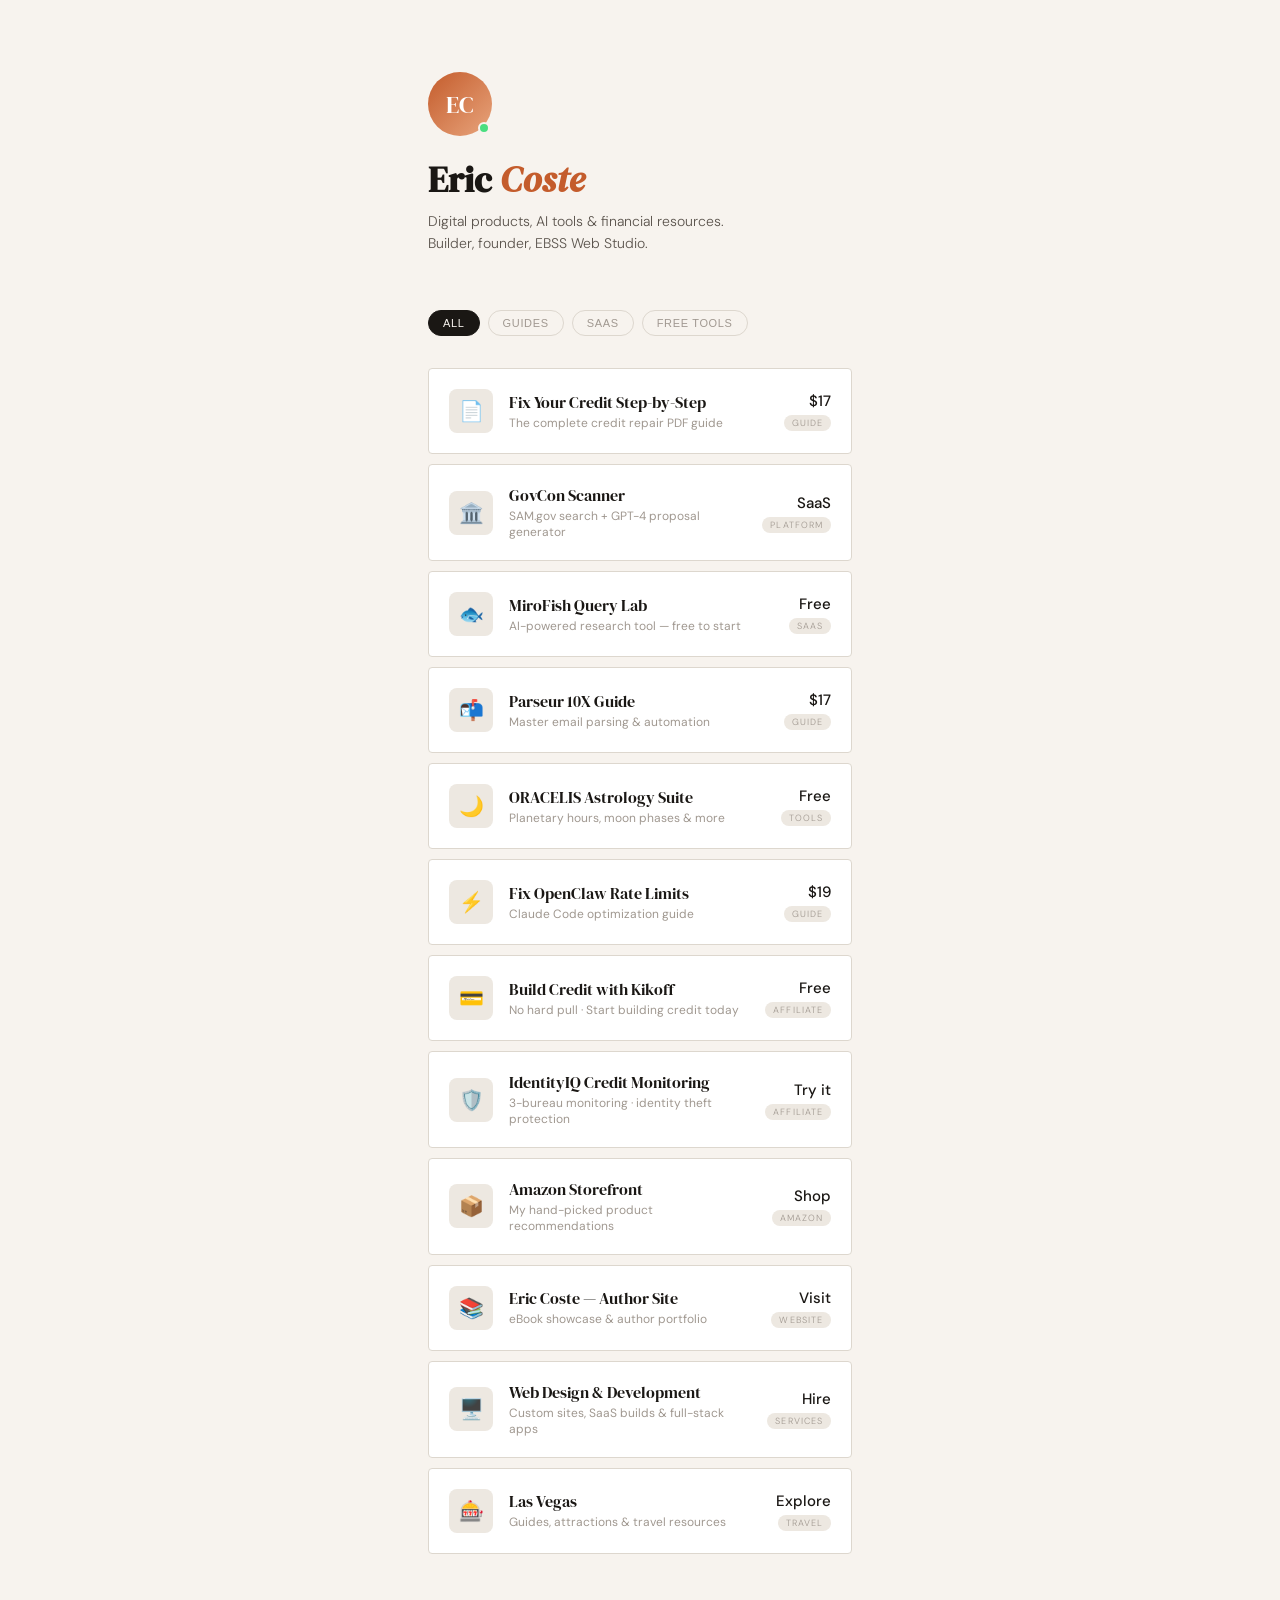
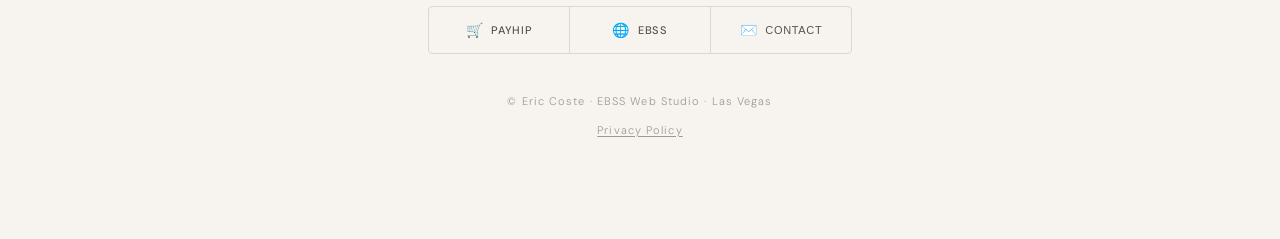
<file: index.html>
<!DOCTYPE html>
<html lang="en">
<head>
<meta charset="UTF-8">
<meta name="viewport" content="width=device-width, initial-scale=1.0">
<title>Eric Coste</title>
<link rel="icon" type="image/svg+xml" href="data:image/svg+xml,%3Csvg xmlns='http://www.w3.org/2000/svg' viewBox='0 0 32 32'%3E%3Crect width='32' height='32' rx='8' fill='%231a1714'/%3E%3Ctext x='50%25' y='50%25' dominant-baseline='central' text-anchor='middle' font-family='Georgia%2C serif' font-size='13' font-weight='400' fill='%23c45c2c' letter-spacing='0.5'%3EEC%3C/text%3E%3C/svg%3E">
<link rel="preconnect" href="https://fonts.googleapis.com">
<link href="https://fonts.googleapis.com/css2?family=DM+Serif+Display:ital@0;1&family=DM+Sans:wght@300;400;500&display=swap" rel="stylesheet">
<style>
  *, *::before, *::after { box-sizing: border-box; margin: 0; padding: 0; }

  :root {
    --cream: #f7f3ee;
    --warm: #ede8e1;
    --ink: #1a1714;
    --ink-soft: #5a534c;
    --ink-muted: #a09890;
    --accent: #c45c2c;
    --accent-soft: rgba(196, 92, 44, 0.08);
    --line: #ddd7ce;
    --white: #ffffff;
    --success: #16a34a;
    --error: #dc2626;
  }

  body {
    background: var(--cream);
    color: var(--ink);
    font-family: 'DM Sans', sans-serif;
    font-weight: 300;
    min-height: 100vh;
  }

  .page {
    max-width: 480px;
    margin: 0 auto;
    padding: 72px 28px 100px;
  }

  /* Header */
  .header { margin-bottom: 56px; animation: rise 0.7s ease both; }

  .avatar-wrap { width: 64px; height: 64px; margin-bottom: 24px; position: relative; }

  .avatar-ring {
    width: 64px; height: 64px; border-radius: 50%;
    background: linear-gradient(135deg, var(--accent), #e8a47c);
    display: flex; align-items: center; justify-content: center;
    font-family: 'DM Serif Display', serif; font-size: 24px;
    color: #fff; letter-spacing: 0.02em;
  }

  .status-dot {
    position: absolute; bottom: 2px; right: 2px;
    width: 12px; height: 12px; background: #4ade80;
    border-radius: 50%; border: 2px solid var(--cream);
  }

  .name { font-family: 'DM Serif Display', serif; font-size: 36px; line-height: 1.1; margin-bottom: 6px; }
  .name em { font-style: italic; color: var(--accent); }
  .bio { font-size: 14px; color: var(--ink-soft); line-height: 1.6; max-width: 300px; margin-top: 10px; }

  /* Filters */
  .filters { display: flex; gap: 8px; margin-bottom: 32px; flex-wrap: wrap; animation: rise 0.7s ease 0.15s both; }

  .filter {
    font-size: 11px; font-weight: 500; letter-spacing: 0.06em;
    padding: 6px 14px; border-radius: 100px; border: 1px solid var(--line);
    color: var(--ink-muted); cursor: pointer; background: transparent;
    transition: all 0.2s; text-transform: uppercase;
  }
  .filter.active, .filter:hover { background: var(--ink); color: var(--cream); border-color: var(--ink); }

  /* Cards */
  .links { display: flex; flex-direction: column; gap: 10px; margin-bottom: 52px; }

  .card {
    display: flex; align-items: center; gap: 16px; padding: 20px;
    background: var(--white); border: 1px solid var(--line);
    text-decoration: none; color: var(--ink); border-radius: 4px;
    transition: box-shadow 0.25s ease, transform 0.2s ease, border-color 0.2s;
    animation: rise 0.6s ease both;
  }
  .card:hover { box-shadow: 0 8px 32px rgba(26,23,20,0.1); transform: translateY(-2px); border-color: var(--accent); }

  .card-emoji {
    width: 44px; height: 44px; background: var(--warm); border-radius: 8px;
    display: flex; align-items: center; justify-content: center;
    font-size: 20px; flex-shrink: 0; transition: background 0.2s;
  }
  .card:hover .card-emoji { background: var(--accent-soft); }

  .card-body { flex: 1; }
  .card-title { font-family: 'DM Serif Display', serif; font-size: 16px; margin-bottom: 2px; line-height: 1.3; }
  .card-sub { font-size: 12px; color: var(--ink-muted); font-weight: 400; }

  .card-meta { display: flex; flex-direction: column; align-items: flex-end; gap: 4px; flex-shrink: 0; }
  .card-price { font-size: 15px; font-weight: 500; }
  .card-tag { font-size: 9px; letter-spacing: 0.12em; text-transform: uppercase; color: var(--ink-muted); background: var(--warm); padding: 2px 8px; border-radius: 100px; }

  .card:nth-child(1) { animation-delay: 0.2s; }
  .card:nth-child(2) { animation-delay: 0.27s; }
  .card:nth-child(3) { animation-delay: 0.34s; }
  .card:nth-child(4) { animation-delay: 0.41s; }
  .card:nth-child(5) { animation-delay: 0.48s; }
  .card:nth-child(6) { animation-delay: 0.55s; }
  .card:nth-child(7) { animation-delay: 0.62s; }
  .card:nth-child(8) { animation-delay: 0.69s; }
  .card:nth-child(9) { animation-delay: 0.76s; }
  .card:nth-child(10) { animation-delay: 0.83s; }
  .card:nth-child(11) { animation-delay: 0.90s; }

  /* Button-as-card reset */
  .card-btn {
    width: 100%; text-align: left; cursor: pointer;
    font-family: 'DM Sans', sans-serif; font-weight: 300;
  }

  /* Remove default button border from social bar contact btn */
  button.social-link {
    border: none;
    border-right: 1px solid var(--line);
  }

  /* Social row */
  .social {
    display: flex; border: 1px solid var(--line); border-radius: 4px;
    overflow: hidden; animation: rise 0.7s ease 0.75s both;
  }
  .social-link {
    flex: 1; display: flex; align-items: center; justify-content: center;
    gap: 8px; padding: 14px; text-decoration: none; color: var(--ink-soft);
    font-size: 11px; font-weight: 500; letter-spacing: 0.06em; text-transform: uppercase;
    border-right: 1px solid var(--line); transition: background 0.2s, color 0.2s; cursor: pointer;
    background: transparent;
  }
  .social-link:last-child { border-right: none; }
  .social-link:hover { background: var(--ink); color: var(--cream); }
  .social-icon { font-size: 14px; }

  /* Footer */
  .footer { margin-top: 40px; text-align: center; animation: rise 0.7s ease 0.9s both; }
  .footer-text { font-size: 11px; color: var(--ink-muted); letter-spacing: 0.1em; }

  /* ── Modal overlay ── */
  .modal-overlay {
    position: fixed; inset: 0;
    background: rgba(26, 23, 20, 0.55);
    backdrop-filter: blur(4px);
    -webkit-backdrop-filter: blur(4px);
    display: flex; align-items: center; justify-content: center;
    padding: 24px;
    z-index: 1000;
    opacity: 0; pointer-events: none;
    transition: opacity 0.25s ease;
  }
  .modal-overlay.open { opacity: 1; pointer-events: all; }

  .modal {
    background: var(--white);
    border-radius: 8px;
    width: 100%; max-width: 420px;
    padding: 36px 32px 32px;
    position: relative;
    transform: translateY(16px) scale(0.98);
    transition: transform 0.28s ease;
    box-shadow: 0 24px 64px rgba(26,23,20,0.18);
  }
  .modal-overlay.open .modal { transform: translateY(0) scale(1); }

  .modal-close {
    position: absolute; top: 16px; right: 18px;
    background: none; border: none; cursor: pointer;
    font-size: 20px; color: var(--ink-muted); line-height: 1;
    transition: color 0.15s;
    padding: 4px;
  }
  .modal-close:hover { color: var(--ink); }

  .modal-eyebrow {
    font-size: 10px; letter-spacing: 0.2em; text-transform: uppercase;
    color: var(--accent); margin-bottom: 8px; font-weight: 500;
  }

  .modal-title {
    font-family: 'DM Serif Display', serif;
    font-size: 26px; line-height: 1.15;
    margin-bottom: 6px;
  }

  .modal-sub {
    font-size: 13px; color: var(--ink-soft); line-height: 1.55;
    margin-bottom: 28px;
  }

  /* Form fields */
  .field { margin-bottom: 16px; }

  .field label {
    display: block; font-size: 11px; font-weight: 500;
    letter-spacing: 0.08em; text-transform: uppercase;
    color: var(--ink-soft); margin-bottom: 6px;
  }

  .field input,
  .field textarea,
  .field select {
    width: 100%;
    padding: 11px 14px;
    border: 1px solid var(--line);
    border-radius: 4px;
    background: var(--cream);
    color: var(--ink);
    font-family: 'DM Sans', sans-serif;
    font-size: 14px;
    font-weight: 300;
    outline: none;
    transition: border-color 0.2s, box-shadow 0.2s;
    appearance: none;
    resize: none;
  }

  .field input:focus,
  .field textarea:focus,
  .field select:focus {
    border-color: var(--accent);
    box-shadow: 0 0 0 3px var(--accent-soft);
    background: var(--white);
  }

  .field textarea { height: 100px; }

  .field select {
    background-image: url("data:image/svg+xml,%3Csvg xmlns='http://www.w3.org/2000/svg' width='12' height='8' viewBox='0 0 12 8'%3E%3Cpath d='M1 1l5 5 5-5' stroke='%23a09890' stroke-width='1.5' fill='none' stroke-linecap='round'/%3E%3C/svg%3E");
    background-repeat: no-repeat;
    background-position: right 14px center;
    padding-right: 36px;
    cursor: pointer;
  }

  .field-row { display: flex; gap: 12px; }
  .field-row .field { flex: 1; margin-bottom: 0; }
  .field-row { margin-bottom: 16px; }

  /* Submit button */
  .btn-submit {
    width: 100%; padding: 14px;
    background: var(--ink); color: var(--cream);
    border: none; border-radius: 4px;
    font-family: 'DM Sans', sans-serif;
    font-size: 13px; font-weight: 500;
    letter-spacing: 0.08em; text-transform: uppercase;
    cursor: pointer; margin-top: 8px;
    transition: background 0.2s, transform 0.1s;
    display: flex; align-items: center; justify-content: center; gap: 8px;
  }
  .btn-submit:hover { background: var(--accent); }
  .btn-submit:active { transform: scale(0.99); }
  .btn-submit:disabled { opacity: 0.6; cursor: not-allowed; }

  /* Spinner */
  .spinner {
    width: 14px; height: 14px;
    border: 2px solid rgba(255,255,255,0.3);
    border-top-color: #fff;
    border-radius: 50%;
    animation: spin 0.7s linear infinite;
    display: none;
  }
  .loading .spinner { display: block; }
  .loading .btn-label { display: none; }

  /* Toast */
  .toast {
    display: none;
    align-items: center; gap: 10px;
    margin-top: 14px; padding: 12px 16px;
    border-radius: 4px; font-size: 13px; font-weight: 400;
  }
  .toast.success { display: flex; background: #f0fdf4; color: var(--success); border: 1px solid #bbf7d0; }
  .toast.error   { display: flex; background: #fef2f2; color: var(--error);   border: 1px solid #fecaca; }
  .toast-icon { font-size: 16px; }

  @keyframes rise {
    from { opacity: 0; transform: translateY(14px); }
    to   { opacity: 1; transform: translateY(0); }
  }
  @keyframes spin {
    to { transform: rotate(360deg); }
  }

  /* ── Web design modal extras ── */
  .modal-wide { max-width: 480px; }

  .wd-pitch p {
    font-size: 14px; color: var(--ink-soft); line-height: 1.65;
    margin-bottom: 18px;
  }

  .wd-pills {
    display: flex; flex-wrap: wrap; gap: 8px; margin-bottom: 20px;
  }

  .wd-pill {
    font-size: 11px; font-weight: 500; letter-spacing: 0.04em;
    padding: 5px 12px; border-radius: 100px;
    background: var(--warm); color: var(--ink-soft);
    border: 1px solid var(--line);
  }

  .wd-stats {
    display: flex; gap: 0;
    border: 1px solid var(--line); border-radius: 4px; overflow: hidden;
    margin-bottom: 4px;
  }

  .wd-stat {
    flex: 1; display: flex; flex-direction: column; align-items: center;
    padding: 12px 8px; border-right: 1px solid var(--line);
  }
  .wd-stat:last-child { border-right: none; }

  .wd-stat-num {
    font-family: 'DM Serif Display', serif; font-size: 22px;
    color: var(--accent); line-height: 1; margin-bottom: 2px;
  }

  .wd-stat-label {
    font-size: 10px; color: var(--ink-muted);
    letter-spacing: 0.08em; text-transform: uppercase;
  }

  .wd-divider {
    height: 1px; background: var(--line); margin: 24px 0 20px;
  }

  /* ── Vegas modal ── */
  .vegas-links {
    display: flex; flex-direction: column; gap: 8px; margin-top: 4px;
  }

  .vegas-card {
    display: flex; align-items: center; gap: 14px;
    padding: 14px 16px;
    border: 1px solid var(--line); border-radius: 4px;
    text-decoration: none; color: var(--ink);
    background: var(--cream);
    transition: border-color 0.2s, background 0.2s, transform 0.2s;
  }

  .vegas-card:hover {
    border-color: var(--accent);
    background: var(--accent-soft);
    transform: translateX(3px);
  }

  .vegas-card:hover .vegas-arrow { color: var(--accent); }

  .vegas-card-icon {
    font-size: 22px; width: 36px; text-align: center; flex-shrink: 0;
  }

  .vegas-card-body { flex: 1; }

  .vegas-card-title {
    font-family: 'DM Serif Display', serif;
    font-size: 15px; margin-bottom: 2px; line-height: 1.2;
  }

  .vegas-card-sub {
    font-size: 11px; color: var(--ink-muted); font-weight: 400;
  }

  .vegas-arrow {
    font-size: 16px; color: var(--ink-muted);
    transition: color 0.2s; flex-shrink: 0;
  }

  /* ── Privacy modal ── */
  .privacy-body {
    max-height: 52vh;
    overflow-y: auto;
    padding-right: 6px;
    scrollbar-width: thin;
    scrollbar-color: var(--line) transparent;
  }
  .privacy-body::-webkit-scrollbar { width: 4px; }
  .privacy-body::-webkit-scrollbar-thumb { background: var(--line); border-radius: 2px; }

  .privacy-section { margin-bottom: 22px; }

  .privacy-section h3 {
    font-family: 'DM Serif Display', serif;
    font-size: 15px; color: var(--ink);
    margin-bottom: 6px; line-height: 1.3;
  }

  .privacy-section p {
    font-size: 13px; color: var(--ink-soft);
    line-height: 1.65; margin-bottom: 8px;
  }

  .privacy-section p:last-child { margin-bottom: 0; }

  .privacy-section ul {
    list-style: none; padding: 0; margin: 0;
  }

  .privacy-section ul li {
    font-size: 13px; color: var(--ink-soft);
    line-height: 1.6; padding: 3px 0 3px 16px;
    position: relative;
  }

  .privacy-section ul li::before {
    content: '–';
    position: absolute; left: 0;
    color: var(--accent);
  }

  .privacy-date {
    font-size: 11px; color: var(--ink-muted);
    letter-spacing: 0.08em; margin-bottom: 22px;
  }

  /* Footer privacy link */
  .footer-privacy {
    background: none; border: none; cursor: pointer;
    font-size: 11px; color: var(--ink-muted);
    letter-spacing: 0.1em; text-decoration: underline;
    text-underline-offset: 2px; padding: 0;
    font-family: 'DM Sans', sans-serif;
    transition: color 0.15s;
  }
  .footer-privacy:hover { color: var(--accent); }
</style>
</head>
<body>

<div class="page">

  <div class="header">
    <div class="avatar-wrap">
      <div class="avatar-ring">EC</div>
      <div class="status-dot"></div>
    </div>
    <h1 class="name">Eric <em>Coste</em></h1>
    <p class="bio">Digital products, AI tools & financial resources. Builder, founder, EBSS Web Studio.</p>
  </div>

  <div class="filters">
    <button class="filter active">All</button>
    <button class="filter">Guides</button>
    <button class="filter">SaaS</button>
    <button class="filter">Free Tools</button>
  </div>

  <div class="links">
    <a class="card" href="https://getcreditrepairguide.online" target="_blank">
      <div class="card-emoji">📄</div>
      <div class="card-body">
        <div class="card-title">Fix Your Credit Step-by-Step</div>
        <div class="card-sub">The complete credit repair PDF guide</div>
      </div>
      <div class="card-meta">
        <span class="card-price">$17</span>
        <span class="card-tag">Guide</span>
      </div>
    </a>

    <a class="card" href="#" target="_blank">
      <div class="card-emoji">🏛️</div>
      <div class="card-body">
        <div class="card-title">GovCon Scanner</div>
        <div class="card-sub">SAM.gov search + GPT-4 proposal generator</div>
      </div>
      <div class="card-meta">
        <span class="card-price">SaaS</span>
        <span class="card-tag">Platform</span>
      </div>
    </a>

    <a class="card" href="#" target="_blank">
      <div class="card-emoji">🐟</div>
      <div class="card-body">
        <div class="card-title">MiroFish Query Lab</div>
        <div class="card-sub">AI-powered research tool — free to start</div>
      </div>
      <div class="card-meta">
        <span class="card-price">Free</span>
        <span class="card-tag">SaaS</span>
      </div>
    </a>

    <a class="card" href="https://parseur10x.live" target="_blank">
      <div class="card-emoji">📬</div>
      <div class="card-body">
        <div class="card-title">Parseur 10X Guide</div>
        <div class="card-sub">Master email parsing & automation</div>
      </div>
      <div class="card-meta">
        <span class="card-price">$17</span>
        <span class="card-tag">Guide</span>
      </div>
    </a>

    <a class="card" href="https://oracelis.app" target="_blank">
      <div class="card-emoji">🌙</div>
      <div class="card-body">
        <div class="card-title">ORACELIS Astrology Suite</div>
        <div class="card-sub">Planetary hours, moon phases & more</div>
      </div>
      <div class="card-meta">
        <span class="card-price">Free</span>
        <span class="card-tag">Tools</span>
      </div>
    </a>

    <a class="card" href="https://fixopenclawratelimits.com" target="_blank">
      <div class="card-emoji">⚡</div>
      <div class="card-body">
        <div class="card-title">Fix OpenClaw Rate Limits</div>
        <div class="card-sub">Claude Code optimization guide</div>
      </div>
      <div class="card-meta">
        <span class="card-price">$19</span>
        <span class="card-tag">Guide</span>
      </div>
    </a>

    <a class="card" href="https://kikoff.pxf.io/c/7007975/2344833/14994" target="_blank">
      <div class="card-emoji">💳</div>
      <div class="card-body">
        <div class="card-title">Build Credit with Kikoff</div>
        <div class="card-sub">No hard pull · Start building credit today</div>
      </div>
      <div class="card-meta">
        <span class="card-price">Free</span>
        <span class="card-tag">Affiliate</span>
      </div>
    </a>

    <a class="card" href="https://www.myscoreiq.com/get-fico-preferred.aspx?offercode=432143VR" target="_blank">
      <div class="card-emoji">🛡️</div>
      <div class="card-body">
        <div class="card-title">IdentityIQ Credit Monitoring</div>
        <div class="card-sub">3-bureau monitoring · identity theft protection</div>
      </div>
      <div class="card-meta">
        <span class="card-price">Try it</span>
        <span class="card-tag">Affiliate</span>
      </div>
    </a>

    <a class="card" href="https://focusfuel.live" target="_blank">
      <div class="card-emoji">📦</div>
      <div class="card-body">
        <div class="card-title">Amazon Storefront</div>
        <div class="card-sub">My hand-picked product recommendations</div>
      </div>
      <div class="card-meta">
        <span class="card-price">Shop</span>
        <span class="card-tag">Amazon</span>
      </div>
    </a>

    <a class="card" href="https://www.ericcoste.com" target="_blank">
      <div class="card-emoji">📚</div>
      <div class="card-body">
        <div class="card-title">Eric Coste — Author Site</div>
        <div class="card-sub">eBook showcase & author portfolio</div>
      </div>
      <div class="card-meta">
        <span class="card-price">Visit</span>
        <span class="card-tag">Website</span>
      </div>
    </a>

    <button class="card card-btn" id="open-webdesign" type="button">
      <div class="card-emoji">🖥️</div>
      <div class="card-body">
        <div class="card-title">Web Design & Development</div>
        <div class="card-sub">Custom sites, SaaS builds & full-stack apps</div>
      </div>
      <div class="card-meta">
        <span class="card-price">Hire</span>
        <span class="card-tag">Services</span>
      </div>
    </button>

    <button class="card card-btn" id="open-vegas" type="button">
      <div class="card-emoji">🎰</div>
      <div class="card-body">
        <div class="card-title">Las Vegas</div>
        <div class="card-sub">Guides, attractions & travel resources</div>
      </div>
      <div class="card-meta">
        <span class="card-price">Explore</span>
        <span class="card-tag">Travel</span>
      </div>
    </button>
  </div>

  <div class="social">
    <a class="social-link" href="https://payhip.com/ericcoste" target="_blank">
      <span class="social-icon">🛒</span> Payhip
    </a>
    <a class="social-link" href="https://www.ebssweb.com" target="_blank">
      <span class="social-icon">🌐</span> EBSS
    </a>
    <!-- Contact trigger -->
    <button class="social-link" id="open-contact" type="button">
      <span class="social-icon">✉️</span> Contact
    </button>
  </div>

  <div class="footer">
    <p class="footer-text">© Eric Coste · EBSS Web Studio · Las Vegas</p>
    <p style="margin-top:10px;">
      <a class="footer-privacy" href="/privacy">Privacy Policy</a>
    </p>
  </div>

</div>

<!-- ── Contact Modal ── -->
<div class="modal-overlay" id="modal-overlay" role="dialog" aria-modal="true" aria-labelledby="modal-heading">
  <div class="modal">
    <button class="modal-close" id="modal-close" aria-label="Close">✕</button>

    <p class="modal-eyebrow">Get in touch</p>
    <h2 class="modal-title" id="modal-heading">Let's talk.</h2>
    <p class="modal-sub">Have a question about a product, a collab idea, or just want to say hi? I'll get back within 24 hours.</p>

    <div class="field-row">
      <div class="field">
        <label for="cf-name">Name</label>
        <input type="text" id="cf-name" placeholder="Your name" autocomplete="name">
      </div>
      <div class="field">
        <label for="cf-email">Email</label>
        <input type="email" id="cf-email" placeholder="you@example.com" autocomplete="email">
      </div>
    </div>

    <div class="field">
      <label for="cf-subject">Subject</label>
      <select id="cf-subject">
        <option value="">Select a topic…</option>
        <option value="Product question">Product question</option>
        <option value="Collaboration">Collaboration / partnership</option>
        <option value="Custom work">Custom web / dev work</option>
        <option value="Affiliate">Affiliate inquiry</option>
        <option value="Other">Other</option>
      </select>
    </div>

    <div class="field">
      <label for="cf-message">Message</label>
      <textarea id="cf-message" placeholder="Tell me what's on your mind…"></textarea>
    </div>

    <button class="btn-submit" id="btn-submit" type="button">
      <span class="btn-label">Send Message</span>
      <span class="spinner"></span>
    </button>

    <div class="toast" id="toast"></div>
  </div>
</div>

<!-- ── Web Design Modal ── -->
<div class="modal-overlay" id="wd-overlay" role="dialog" aria-modal="true" aria-labelledby="wd-heading">
  <div class="modal modal-wide">
    <button class="modal-close" id="wd-close" aria-label="Close">✕</button>

    <!-- Pitch section -->
    <p class="modal-eyebrow">EBSS Web Studio · Las Vegas</p>
    <h2 class="modal-title" id="wd-heading">Sites that work as hard as you do.</h2>

    <div class="wd-pitch">
      <p>I build fast, conversion-focused websites and full-stack applications — from sleek landing pages to complex SaaS platforms. Every project ships with clean code, mobile-first design, and SEO baked in from day one.</p>

      <div class="wd-pills">
        <span class="wd-pill">⚡ Landing Pages</span>
        <span class="wd-pill">🛒 eCommerce</span>
        <span class="wd-pill">🤖 SaaS & AI Tools</span>
        <span class="wd-pill">🔌 API Integrations</span>
        <span class="wd-pill">📈 SEO & AEO</span>
        <span class="wd-pill">🚀 Railway · Netlify</span>
      </div>

      <div class="wd-stats">
        <div class="wd-stat">
          <span class="wd-stat-num">50+</span>
          <span class="wd-stat-label">Sites built</span>
        </div>
        <div class="wd-stat">
          <span class="wd-stat-num">48h</span>
          <span class="wd-stat-label">Avg turnaround</span>
        </div>
        <div class="wd-stat">
          <span class="wd-stat-num">100%</span>
          <span class="wd-stat-label">Custom code</span>
        </div>
      </div>
    </div>

    <div class="wd-divider"></div>

    <!-- Form -->
    <p class="modal-eyebrow" style="margin-bottom:14px;">Tell me about your project</p>

    <div class="field-row">
      <div class="field">
        <label for="wd-name">Name</label>
        <input type="text" id="wd-name" placeholder="Your name" autocomplete="name">
      </div>
      <div class="field">
        <label for="wd-email">Email</label>
        <input type="email" id="wd-email" placeholder="you@example.com" autocomplete="email">
      </div>
    </div>

    <div class="field">
      <label for="wd-type">What do you need?</label>
      <select id="wd-type">
        <option value="">Select project type…</option>
        <option value="Landing page">Landing page</option>
        <option value="Full website">Full website / multi-page</option>
        <option value="SaaS / web app">SaaS / web app</option>
        <option value="eCommerce">eCommerce store</option>
        <option value="API / backend">API / backend integration</option>
        <option value="Redesign">Redesign existing site</option>
        <option value="Other">Other / not sure yet</option>
      </select>
    </div>

    <div class="field">
      <label for="wd-budget">Budget range</label>
      <select id="wd-budget">
        <option value="">Select budget…</option>
        <option value="Under $500">Under $500</option>
        <option value="$500–$1,500">$500 – $1,500</option>
        <option value="$1,500–$5,000">$1,500 – $5,000</option>
        <option value="$5,000+">$5,000+</option>
        <option value="Let's discuss">Let's discuss</option>
      </select>
    </div>

    <div class="field">
      <label for="wd-message">Tell me more</label>
      <textarea id="wd-message" placeholder="Describe your project, timeline, or any specific requirements…"></textarea>
    </div>

    <button class="btn-submit" id="wd-submit" type="button">
      <span class="btn-label">Send Project Brief</span>
      <span class="spinner"></span>
    </button>

    <div class="toast" id="wd-toast"></div>
  </div>
</div>

<!-- ── Las Vegas Modal ── -->
<div class="modal-overlay" id="vegas-overlay" role="dialog" aria-modal="true" aria-labelledby="vegas-heading">
  <div class="modal">
    <button class="modal-close" id="vegas-close" aria-label="Close">✕</button>

    <p class="modal-eyebrow">🎰 Las Vegas, Nevada</p>
    <h2 class="modal-title" id="vegas-heading">Explore the city.</h2>
    <p class="modal-sub">Hand-picked guides to help you get the most out of Las Vegas — from the Strip to Fremont and everything in between.</p>

    <div class="vegas-links">

      <a class="vegas-card" href="https://vegasstripguide.site" target="_blank">
        <div class="vegas-card-icon">🏙️</div>
        <div class="vegas-card-body">
          <div class="vegas-card-title">Vegas Strip Guide</div>
          <div class="vegas-card-sub">The ultimate Strip walkthrough</div>
        </div>
        <span class="vegas-arrow">→</span>
      </a>

      <a class="vegas-card" href="https://fremontattractions.site" target="_blank">
        <div class="vegas-card-icon">✨</div>
        <div class="vegas-card-body">
          <div class="vegas-card-title">Fremont Attractions</div>
          <div class="vegas-card-sub">Old Vegas, reimagined</div>
        </div>
        <span class="vegas-arrow">→</span>
      </a>

      <a class="vegas-card" href="https://vegasnightattractions.site" target="_blank">
        <div class="vegas-card-icon">🌃</div>
        <div class="vegas-card-body">
          <div class="vegas-card-title">Vegas Night Attractions</div>
          <div class="vegas-card-sub">Nightlife, shows & after-dark picks</div>
        </div>
        <span class="vegas-arrow">→</span>
      </a>

      <a class="vegas-card" href="https://getraveready.live" target="_blank">
        <div class="vegas-card-icon">🎶</div>
        <div class="vegas-card-body">
          <div class="vegas-card-title">Get Rave Ready</div>
          <div class="vegas-card-sub">Festival & EDM event guide</div>
        </div>
        <span class="vegas-arrow">→</span>
      </a>

    </div>
  </div>
</div>

<!-- ── Privacy Policy Modal ── -->
<div class="modal-overlay" id="privacy-overlay" role="dialog" aria-modal="true" aria-labelledby="privacy-heading">
  <div class="modal">
    <button class="modal-close" id="privacy-close" aria-label="Close">✕</button>

    <p class="modal-eyebrow">🔒 Legal</p>
    <h2 class="modal-title" id="privacy-heading">Privacy Policy</h2>
    <p class="privacy-date">Effective date: January 1, 2025 · Eric Coste / EBSS Web Studio</p>

    <div class="privacy-body">

      <div class="privacy-section">
        <h3>1. Who We Are</h3>
        <p>This site is operated by Eric Coste, trading as EBSS Web Studio, based in Las Vegas, Nevada. Contact: <a href="mailto:hello@ebssweb.com" style="color:var(--accent);text-decoration:none;">hello@ebssweb.com</a></p>
      </div>

      <div class="privacy-section">
        <h3>2. Information We Collect</h3>
        <p>We only collect information you provide directly, such as when you use a contact form or submit a project inquiry. This may include:</p>
        <ul>
          <li>Your name and email address</li>
          <li>The content of your message</li>
          <li>Optional details like project type or budget</li>
        </ul>
        <p>We do not run analytics trackers, sell data, or use third-party advertising cookies on this page.</p>
      </div>

      <div class="privacy-section">
        <h3>3. How We Use Your Information</h3>
        <p>Information you submit through forms is used solely to respond to your inquiry. Emails are delivered via Resend and are not stored beyond what is required to send your message.</p>
      </div>

      <div class="privacy-section">
        <h3>4. Affiliate Links</h3>
        <p>Some links on this page are affiliate links. When you click them and make a purchase, we may earn a commission at no extra cost to you. Affiliated partners include Amazon Associates, Kikoff (FlexOffers), and IdentityIQ.</p>
      </div>

      <div class="privacy-section">
        <h3>5. Third-Party Services</h3>
        <p>This site uses Google Fonts for typography, which may log your IP address per Google's own privacy policy. No other third-party services load on this page.</p>
      </div>

      <div class="privacy-section">
        <h3>6. Cookies</h3>
        <p>We do not use cookies or local storage to track you. No consent banner is needed because no tracking occurs.</p>
      </div>

      <div class="privacy-section">
        <h3>7. Your Rights</h3>
        <p>If you have submitted a contact form and wish to request deletion of that data, email us at <a href="mailto:hello@ebssweb.com" style="color:var(--accent);text-decoration:none;">hello@ebssweb.com</a> and we will confirm removal within 30 days.</p>
      </div>

      <div class="privacy-section">
        <h3>8. Changes to This Policy</h3>
        <p>We may update this policy from time to time. The effective date at the top will reflect the latest revision. Continued use of this page after changes constitutes acceptance.</p>
      </div>

    </div>
  </div>
</div>


<script>
  // ── Contact Modal ───────────────────────────────────────────────
  const overlay  = document.getElementById('modal-overlay');
  const openBtn  = document.getElementById('open-contact');
  const closeBtn = document.getElementById('modal-close');

  function openModal() { overlay.classList.add('open'); document.body.style.overflow = 'hidden'; }
  function closeModal() { overlay.classList.remove('open'); document.body.style.overflow = ''; }

  openBtn.addEventListener('click', openModal);
  closeBtn.addEventListener('click', closeModal);
  overlay.addEventListener('click', (e) => { if (e.target === overlay) closeModal(); });

  // ── Web Design Modal ────────────────────────────────────────────
  const wdOverlay  = document.getElementById('wd-overlay');
  const wdOpenBtn  = document.getElementById('open-webdesign');
  const wdCloseBtn = document.getElementById('wd-close');

  function openWdModal()  { wdOverlay.classList.add('open'); document.body.style.overflow = 'hidden'; }
  function closeWdModal() { wdOverlay.classList.remove('open'); document.body.style.overflow = ''; }

  wdOpenBtn.addEventListener('click', openWdModal);
  wdCloseBtn.addEventListener('click', closeWdModal);
  wdOverlay.addEventListener('click', (e) => { if (e.target === wdOverlay) closeWdModal(); });

  // ── Las Vegas Modal ─────────────────────────────────────────────
  const vegasOverlay  = document.getElementById('vegas-overlay');
  const vegasOpenBtn  = document.getElementById('open-vegas');
  const vegasCloseBtn = document.getElementById('vegas-close');

  function openVegasModal()  { vegasOverlay.classList.add('open'); document.body.style.overflow = 'hidden'; }
  function closeVegasModal() { vegasOverlay.classList.remove('open'); document.body.style.overflow = ''; }

  vegasOpenBtn.addEventListener('click', openVegasModal);
  vegasCloseBtn.addEventListener('click', closeVegasModal);
  vegasOverlay.addEventListener('click', (e) => { if (e.target === vegasOverlay) closeVegasModal(); });

  // ── Privacy Modal ────────────────────────────────────────────────
  const privacyOverlay  = document.getElementById('privacy-overlay');
  const privacyOpenBtn  = document.getElementById('open-privacy');
  const privacyCloseBtn = document.getElementById('privacy-close');

  function openPrivacyModal()  { privacyOverlay.classList.add('open'); document.body.style.overflow = 'hidden'; }
  function closePrivacyModal() { privacyOverlay.classList.remove('open'); document.body.style.overflow = ''; }

  privacyOpenBtn.addEventListener('click', openPrivacyModal);
  privacyCloseBtn.addEventListener('click', closePrivacyModal);
  privacyOverlay.addEventListener('click', (e) => { if (e.target === privacyOverlay) closePrivacyModal(); });

  // Shared Escape key handler
  document.addEventListener('keydown', (e) => {
    if (e.key === 'Escape') { closeModal(); closeWdModal(); closeVegasModal(); closePrivacyModal(); }
  });

  // ── Resend config ───────────────────────────────────────────────
  async function sendViaResend(endpoint, payload, toastEl, submitEl, fieldsToReset) {
    toastEl.className = 'toast';
    submitEl.disabled = true;
    submitEl.classList.add('loading');

    try {
      const res = await fetch(endpoint, {
        method: 'POST',
        headers: { 'Content-Type': 'application/json' },
        body: JSON.stringify(payload)
      });

      const data = await res.json();

      if (res.ok) {
        toastEl.className = 'toast success';
        toastEl.innerHTML = '✅ Sent! I\'ll be in touch within 24 hours.';
        fieldsToReset.forEach(id => {
          const el = document.getElementById(id);
          el.tagName === 'SELECT' ? el.selectedIndex = 0 : (el.value = '');
        });
      } else {
        toastEl.className = 'toast error';
        toastEl.innerHTML = `❌ ${data.error || 'Something went wrong.'}`;
      }
    } catch {
      toastEl.className = 'toast error';
      toastEl.innerHTML = '❌ Network error. Please try again.';
    } finally {
      submitEl.disabled = false;
      submitEl.classList.remove('loading');
    }
  }

  // Contact form submit
  document.getElementById('btn-submit').addEventListener('click', () => {
    const name    = document.getElementById('cf-name').value.trim();
    const email   = document.getElementById('cf-email').value.trim();
    const subject = document.getElementById('cf-subject').value;
    const message = document.getElementById('cf-message').value.trim();
    if (!name || !email || !subject || !message) {
      const t = document.getElementById('toast');
      t.className = 'toast error'; t.innerHTML = '❌ Please fill in all fields.'; return;
    }
    if (!/^[^\s@]+@[^\s@]+\.[^\s@]+$/.test(email)) {
      const t = document.getElementById('toast');
      t.className = 'toast error'; t.innerHTML = '❌ Please enter a valid email.'; return;
    }
    sendViaResend(
      '/api/contact',
      { name, email, subject, message },
      document.getElementById('toast'),
      document.getElementById('btn-submit'),
      ['cf-name','cf-email','cf-subject','cf-message']
    );
  });

  // Web design form submit
  document.getElementById('wd-submit').addEventListener('click', () => {
    const name    = document.getElementById('wd-name').value.trim();
    const email   = document.getElementById('wd-email').value.trim();
    const type    = document.getElementById('wd-type').value;
    const budget  = document.getElementById('wd-budget').value;
    const message = document.getElementById('wd-message').value.trim();
    if (!name || !email || !type || !budget || !message) {
      const t = document.getElementById('wd-toast');
      t.className = 'toast error'; t.innerHTML = '❌ Please fill in all fields.'; return;
    }
    if (!/^[^\s@]+@[^\s@]+\.[^\s@]+$/.test(email)) {
      const t = document.getElementById('wd-toast');
      t.className = 'toast error'; t.innerHTML = '❌ Please enter a valid email.'; return;
    }
    sendViaResend(
      '/api/webdesign',
      { name, email, type, budget, message },
      document.getElementById('wd-toast'),
      document.getElementById('wd-submit'),
      ['wd-name','wd-email','wd-type','wd-budget','wd-message']
    );
  });

  // ── Filter tabs ─────────────────────────────────────────────────
  document.querySelectorAll('.filter').forEach(btn => {
    btn.addEventListener('click', () => {
      document.querySelectorAll('.filter').forEach(b => b.classList.remove('active'));
      btn.classList.add('active');
    });
  });
</script>

</body>
</html>
</file>
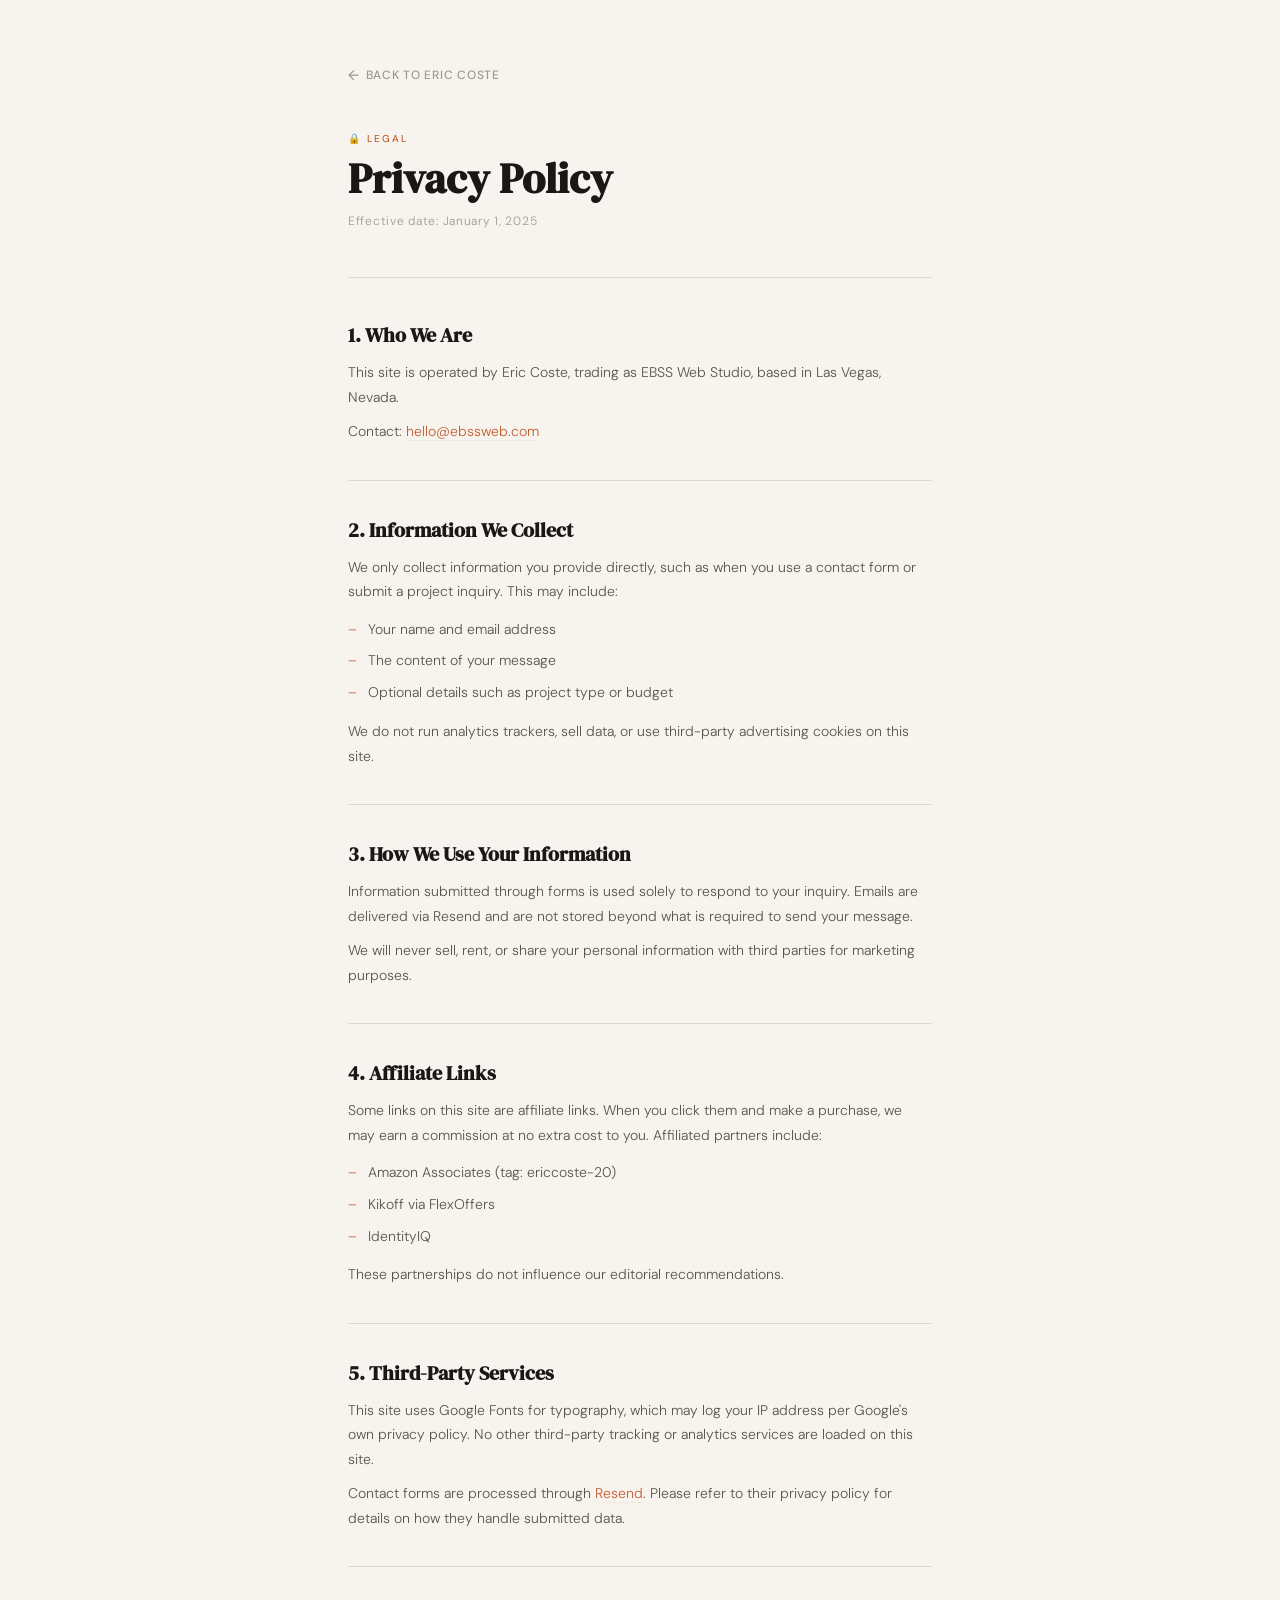
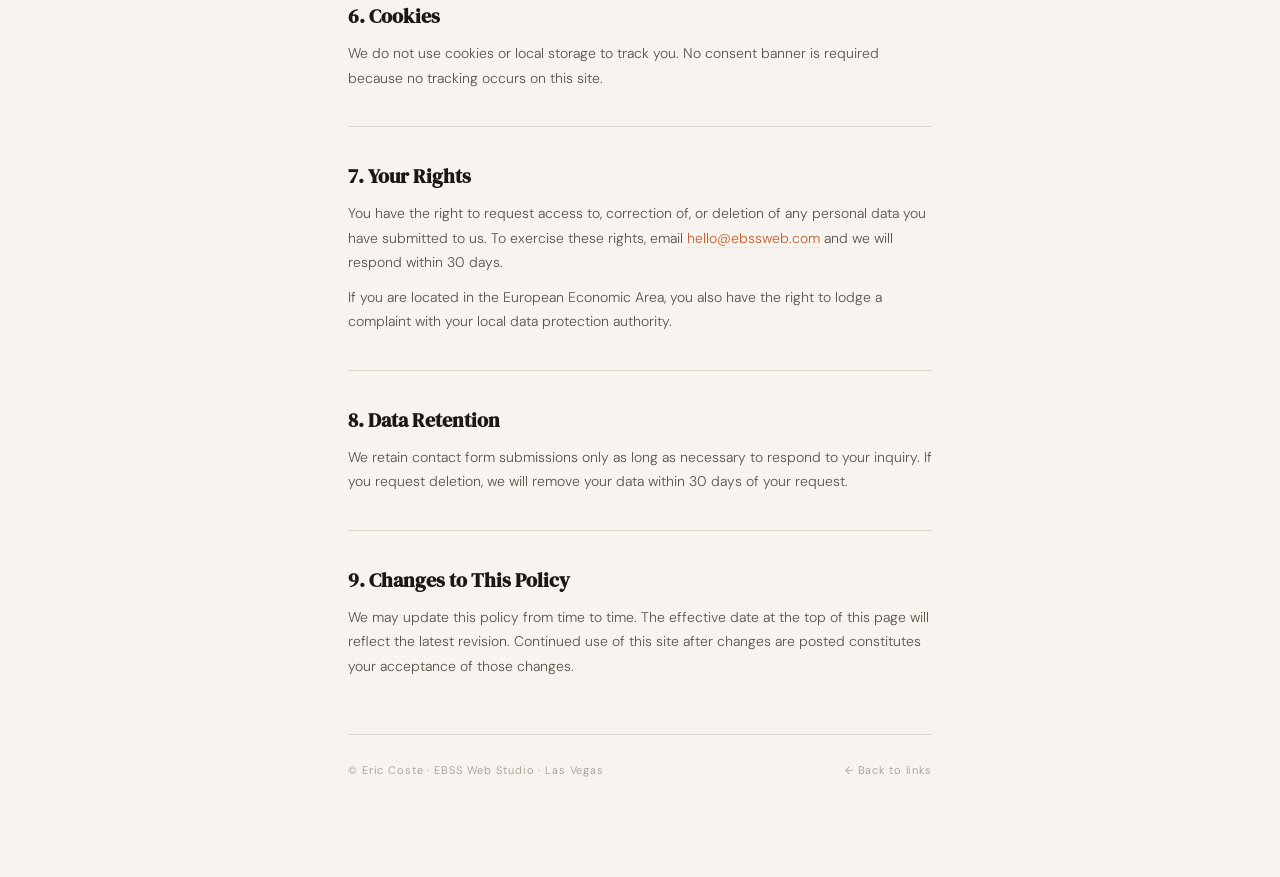
<file: privacy.html>
<!DOCTYPE html>
<html lang="en">
<head>
<meta charset="UTF-8">
<meta name="viewport" content="width=device-width, initial-scale=1.0">
<title>Privacy Policy · Eric Coste</title>
<meta name="description" content="Privacy Policy for Eric Coste and EBSS Web Studio. Learn how we handle your data.">
<meta name="robots" content="index, follow">
<link rel="canonical" href="https://ericcoste.vercel.app/privacy">
<link rel="icon" type="image/svg+xml" href="data:image/svg+xml,%3Csvg xmlns='http://www.w3.org/2000/svg' viewBox='0 0 32 32'%3E%3Crect width='32' height='32' rx='8' fill='%231a1714'/%3E%3Ctext x='50%25' y='50%25' dominant-baseline='central' text-anchor='middle' font-family='Georgia%2C serif' font-size='13' font-weight='400' fill='%23c45c2c' letter-spacing='0.5'%3EEC%3C/text%3E%3C/svg%3E">
<link rel="preconnect" href="https://fonts.googleapis.com">
<link href="https://fonts.googleapis.com/css2?family=DM+Serif+Display:ital@0;1&family=DM+Sans:wght@300;400;500&display=swap" rel="stylesheet">
<style>
  *, *::before, *::after { box-sizing: border-box; margin: 0; padding: 0; }

  :root {
    --cream: #f7f3ee;
    --warm: #ede8e1;
    --ink: #1a1714;
    --ink-soft: #5a534c;
    --ink-muted: #a09890;
    --accent: #c45c2c;
    --accent-soft: rgba(196, 92, 44, 0.08);
    --line: #ddd7ce;
    --white: #ffffff;
  }

  body {
    background: var(--cream);
    color: var(--ink);
    font-family: 'DM Sans', sans-serif;
    font-weight: 300;
    min-height: 100vh;
  }

  .page {
    max-width: 640px;
    margin: 0 auto;
    padding: 64px 28px 100px;
  }

  /* Back link */
  .back {
    display: inline-flex; align-items: center; gap: 6px;
    font-size: 12px; font-weight: 500; letter-spacing: 0.06em;
    text-transform: uppercase; color: var(--ink-muted);
    text-decoration: none; margin-bottom: 48px;
    transition: color 0.2s;
    animation: rise 0.5s ease both;
  }
  .back:hover { color: var(--accent); }
  .back-arrow { font-size: 14px; }

  /* Header */
  .header {
    margin-bottom: 48px;
    animation: rise 0.6s ease 0.1s both;
  }

  .eyebrow {
    font-size: 10px; letter-spacing: 0.2em; text-transform: uppercase;
    color: var(--accent); margin-bottom: 10px; font-weight: 500;
  }

  h1 {
    font-family: 'DM Serif Display', serif;
    font-size: 42px; line-height: 1.1; margin-bottom: 12px;
  }

  .effective-date {
    font-size: 12px; color: var(--ink-muted); letter-spacing: 0.06em;
  }

  /* Divider */
  .divider {
    height: 1px; background: var(--line); margin: 0 0 44px;
    animation: rise 0.6s ease 0.15s both;
  }

  /* Content */
  .content { animation: rise 0.6s ease 0.2s both; }

  .section {
    margin-bottom: 36px;
    padding-bottom: 36px;
    border-bottom: 1px solid var(--line);
  }
  .section:last-child { border-bottom: none; padding-bottom: 0; }

  .section h2 {
    font-family: 'DM Serif Display', serif;
    font-size: 20px; margin-bottom: 12px; line-height: 1.3;
  }

  .section p {
    font-size: 14px; color: var(--ink-soft);
    line-height: 1.75; margin-bottom: 10px;
  }
  .section p:last-child { margin-bottom: 0; }

  .section ul {
    list-style: none; padding: 0; margin: 10px 0;
  }

  .section ul li {
    font-size: 14px; color: var(--ink-soft);
    line-height: 1.7; padding: 4px 0 4px 20px;
    position: relative;
  }

  .section ul li::before {
    content: '–';
    position: absolute; left: 0;
    color: var(--accent);
  }

  .section a {
    color: var(--accent); text-decoration: none;
    border-bottom: 1px solid var(--accent-soft);
    transition: border-color 0.2s;
  }
  .section a:hover { border-color: var(--accent); }

  /* Footer */
  .footer {
    margin-top: 56px; padding-top: 28px;
    border-top: 1px solid var(--line);
    display: flex; align-items: center; justify-content: space-between;
    flex-wrap: wrap; gap: 12px;
    animation: rise 0.6s ease 0.3s both;
  }

  .footer-text {
    font-size: 11px; color: var(--ink-muted); letter-spacing: 0.08em;
  }

  .footer-link {
    font-size: 11px; color: var(--ink-muted); letter-spacing: 0.08em;
    text-decoration: none; transition: color 0.2s;
  }
  .footer-link:hover { color: var(--accent); }

  @keyframes rise {
    from { opacity: 0; transform: translateY(12px); }
    to   { opacity: 1; transform: translateY(0); }
  }
</style>
</head>
<body>

<div class="page">

  <a class="back" href="/">
    <span class="back-arrow">←</span> Back to Eric Coste
  </a>

  <div class="header">
    <p class="eyebrow">🔒 Legal</p>
    <h1>Privacy Policy</h1>
    <p class="effective-date">Effective date: January 1, 2025</p>
  </div>

  <div class="divider"></div>

  <div class="content">

    <div class="section">
      <h2>1. Who We Are</h2>
      <p>This site is operated by Eric Coste, trading as EBSS Web Studio, based in Las Vegas, Nevada.</p>
      <p>Contact: <a href="mailto:hello@ebssweb.com">hello@ebssweb.com</a></p>
    </div>

    <div class="section">
      <h2>2. Information We Collect</h2>
      <p>We only collect information you provide directly, such as when you use a contact form or submit a project inquiry. This may include:</p>
      <ul>
        <li>Your name and email address</li>
        <li>The content of your message</li>
        <li>Optional details such as project type or budget</li>
      </ul>
      <p>We do not run analytics trackers, sell data, or use third-party advertising cookies on this site.</p>
    </div>

    <div class="section">
      <h2>3. How We Use Your Information</h2>
      <p>Information submitted through forms is used solely to respond to your inquiry. Emails are delivered via Resend and are not stored beyond what is required to send your message.</p>
      <p>We will never sell, rent, or share your personal information with third parties for marketing purposes.</p>
    </div>

    <div class="section">
      <h2>4. Affiliate Links</h2>
      <p>Some links on this site are affiliate links. When you click them and make a purchase, we may earn a commission at no extra cost to you. Affiliated partners include:</p>
      <ul>
        <li>Amazon Associates (tag: ericcoste-20)</li>
        <li>Kikoff via FlexOffers</li>
        <li>IdentityIQ</li>
      </ul>
      <p>These partnerships do not influence our editorial recommendations.</p>
    </div>

    <div class="section">
      <h2>5. Third-Party Services</h2>
      <p>This site uses Google Fonts for typography, which may log your IP address per Google's own privacy policy. No other third-party tracking or analytics services are loaded on this site.</p>
      <p>Contact forms are processed through <a href="https://resend.com" target="_blank">Resend</a>. Please refer to their privacy policy for details on how they handle submitted data.</p>
    </div>

    <div class="section">
      <h2>6. Cookies</h2>
      <p>We do not use cookies or local storage to track you. No consent banner is required because no tracking occurs on this site.</p>
    </div>

    <div class="section">
      <h2>7. Your Rights</h2>
      <p>You have the right to request access to, correction of, or deletion of any personal data you have submitted to us. To exercise these rights, email <a href="mailto:hello@ebssweb.com">hello@ebssweb.com</a> and we will respond within 30 days.</p>
      <p>If you are located in the European Economic Area, you also have the right to lodge a complaint with your local data protection authority.</p>
    </div>

    <div class="section">
      <h2>8. Data Retention</h2>
      <p>We retain contact form submissions only as long as necessary to respond to your inquiry. If you request deletion, we will remove your data within 30 days of your request.</p>
    </div>

    <div class="section">
      <h2>9. Changes to This Policy</h2>
      <p>We may update this policy from time to time. The effective date at the top of this page will reflect the latest revision. Continued use of this site after changes are posted constitutes your acceptance of those changes.</p>
    </div>

  </div>

  <div class="footer">
    <span class="footer-text">© Eric Coste · EBSS Web Studio · Las Vegas</span>
    <a class="footer-link" href="/">← Back to links</a>
  </div>

</div>

</body>
</html>
</file>
